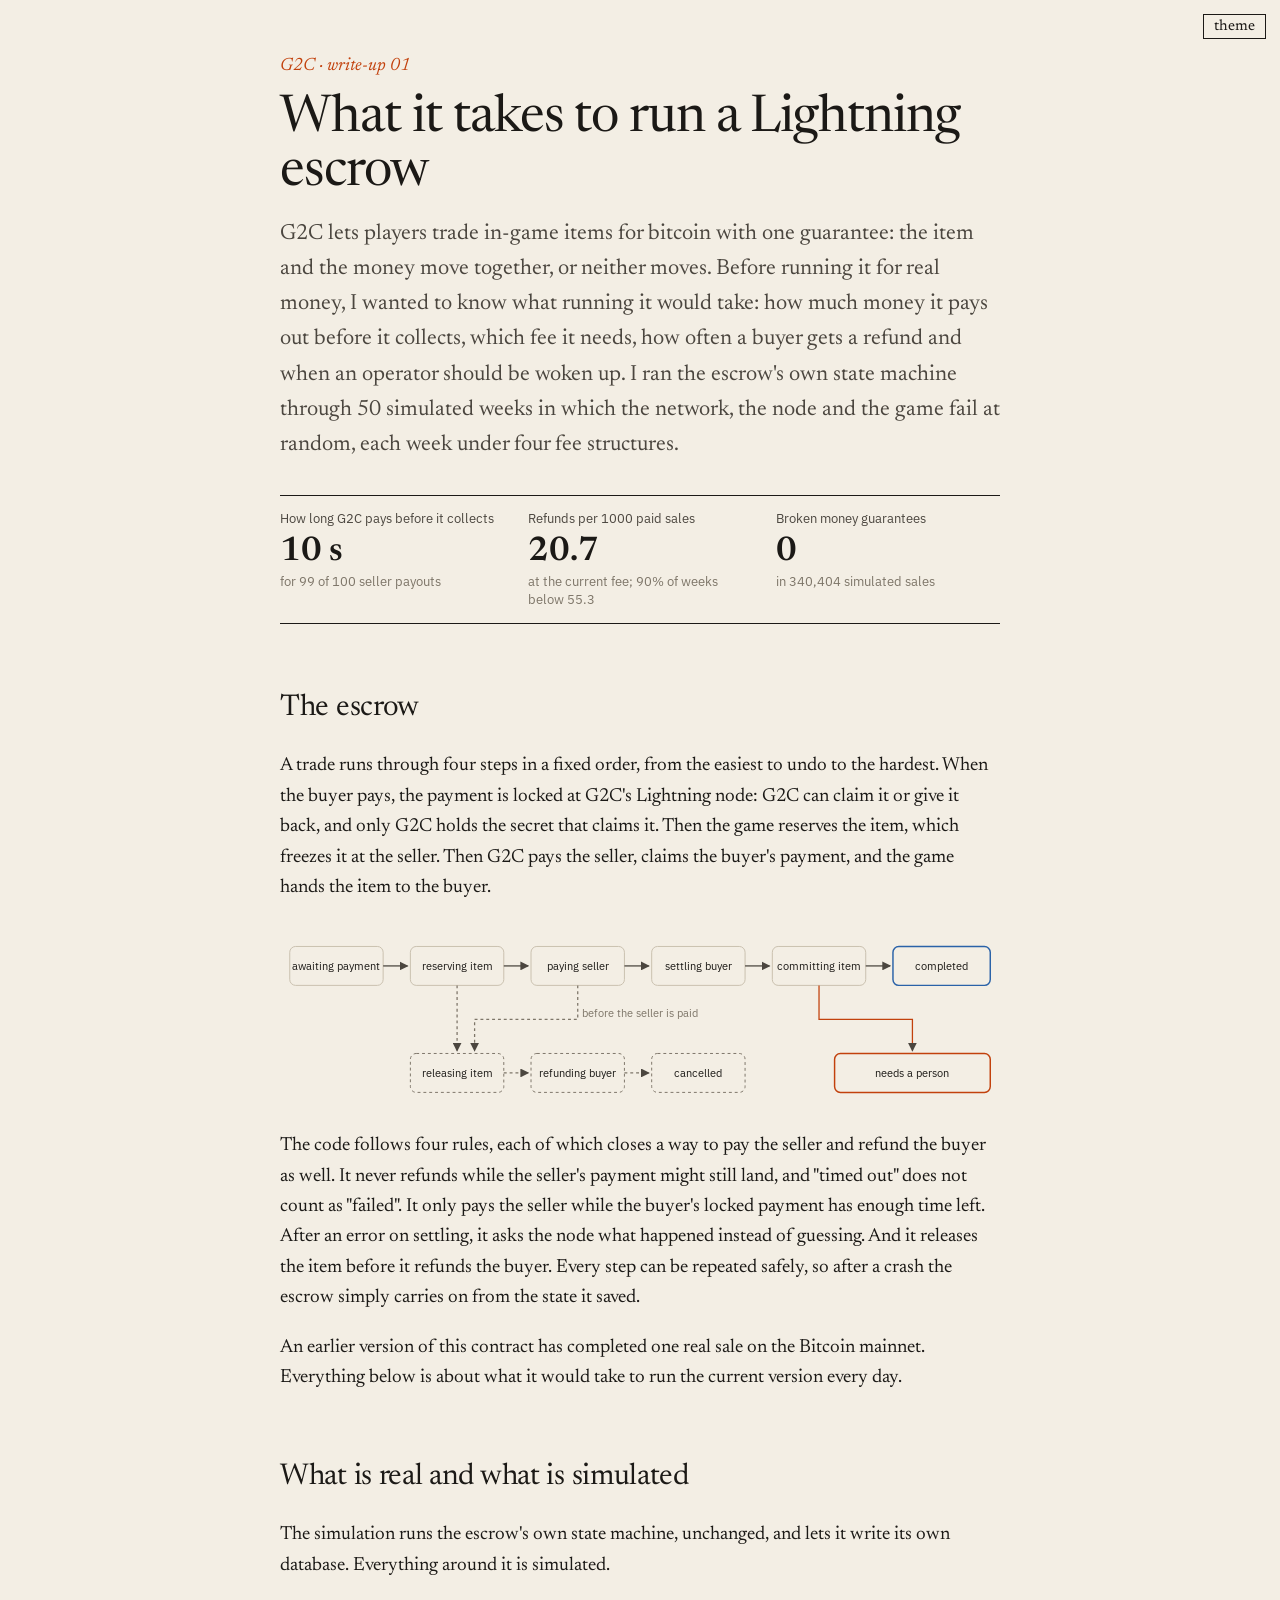
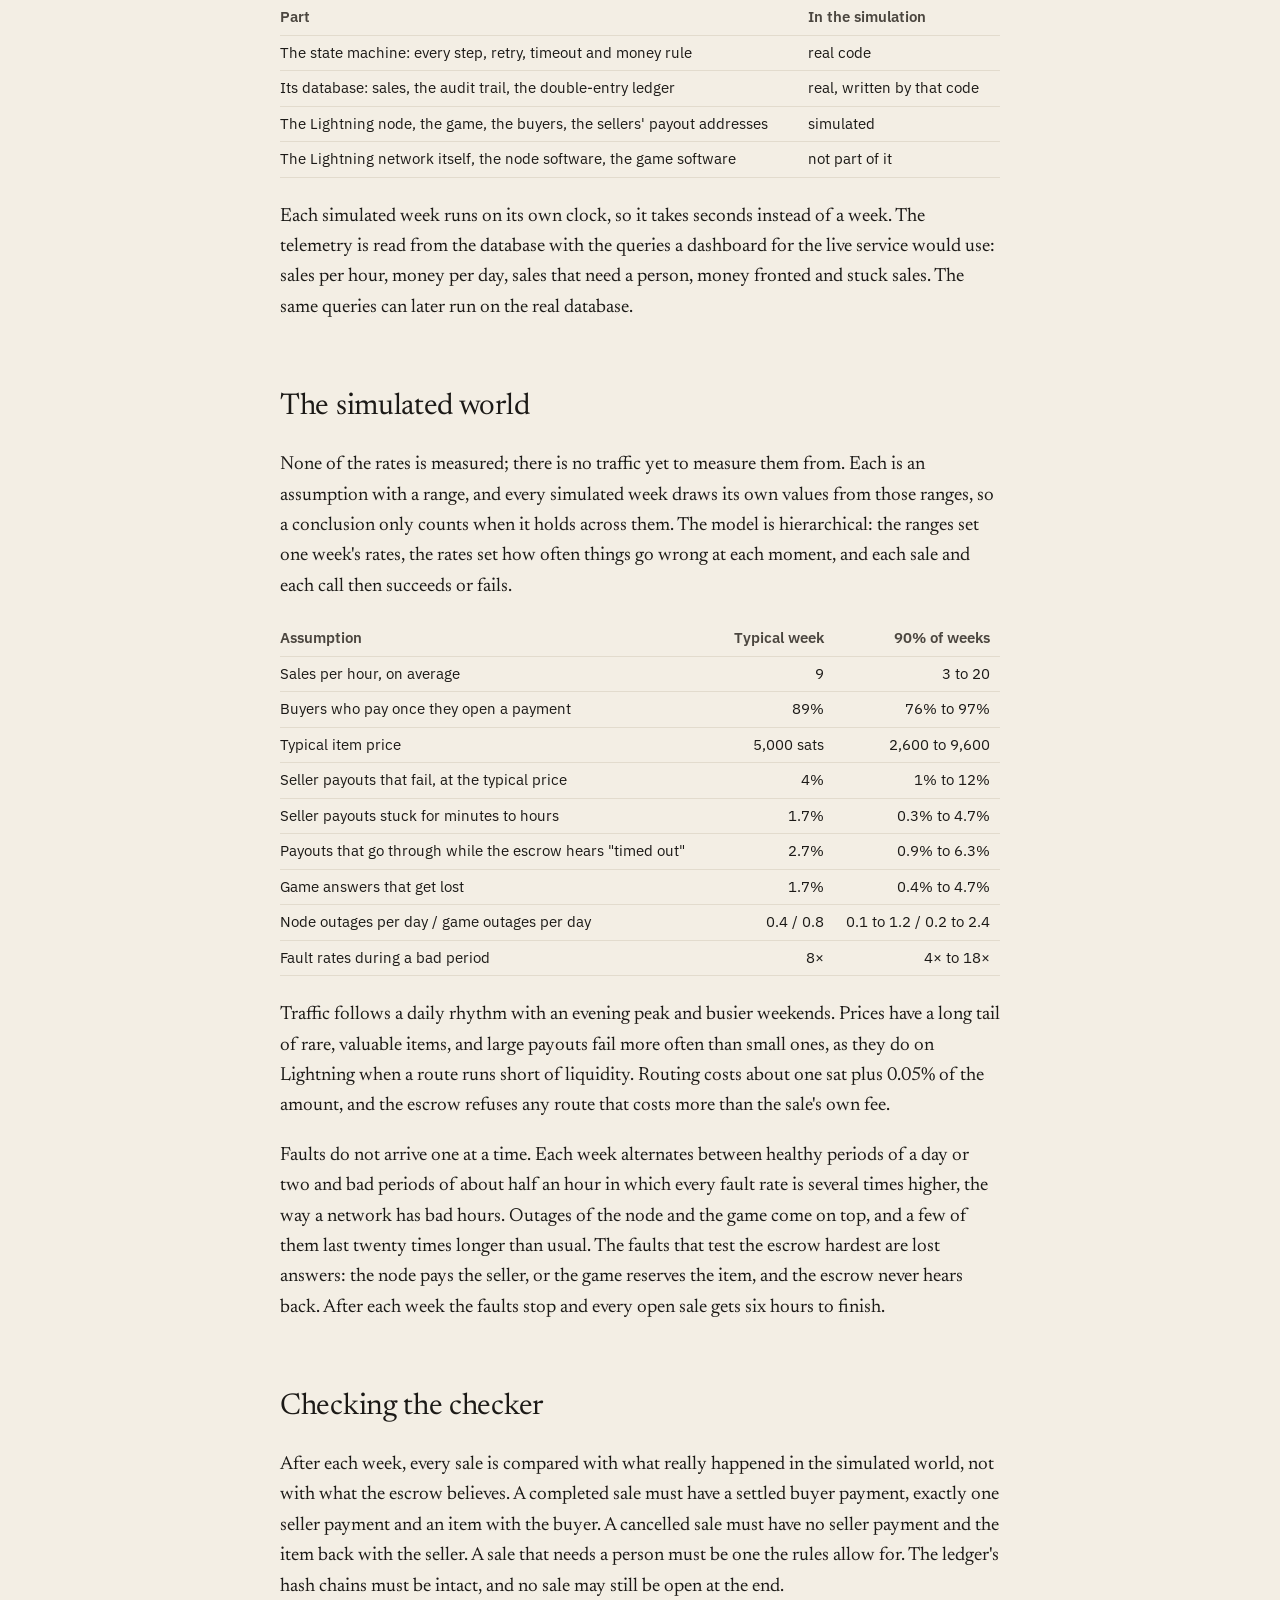
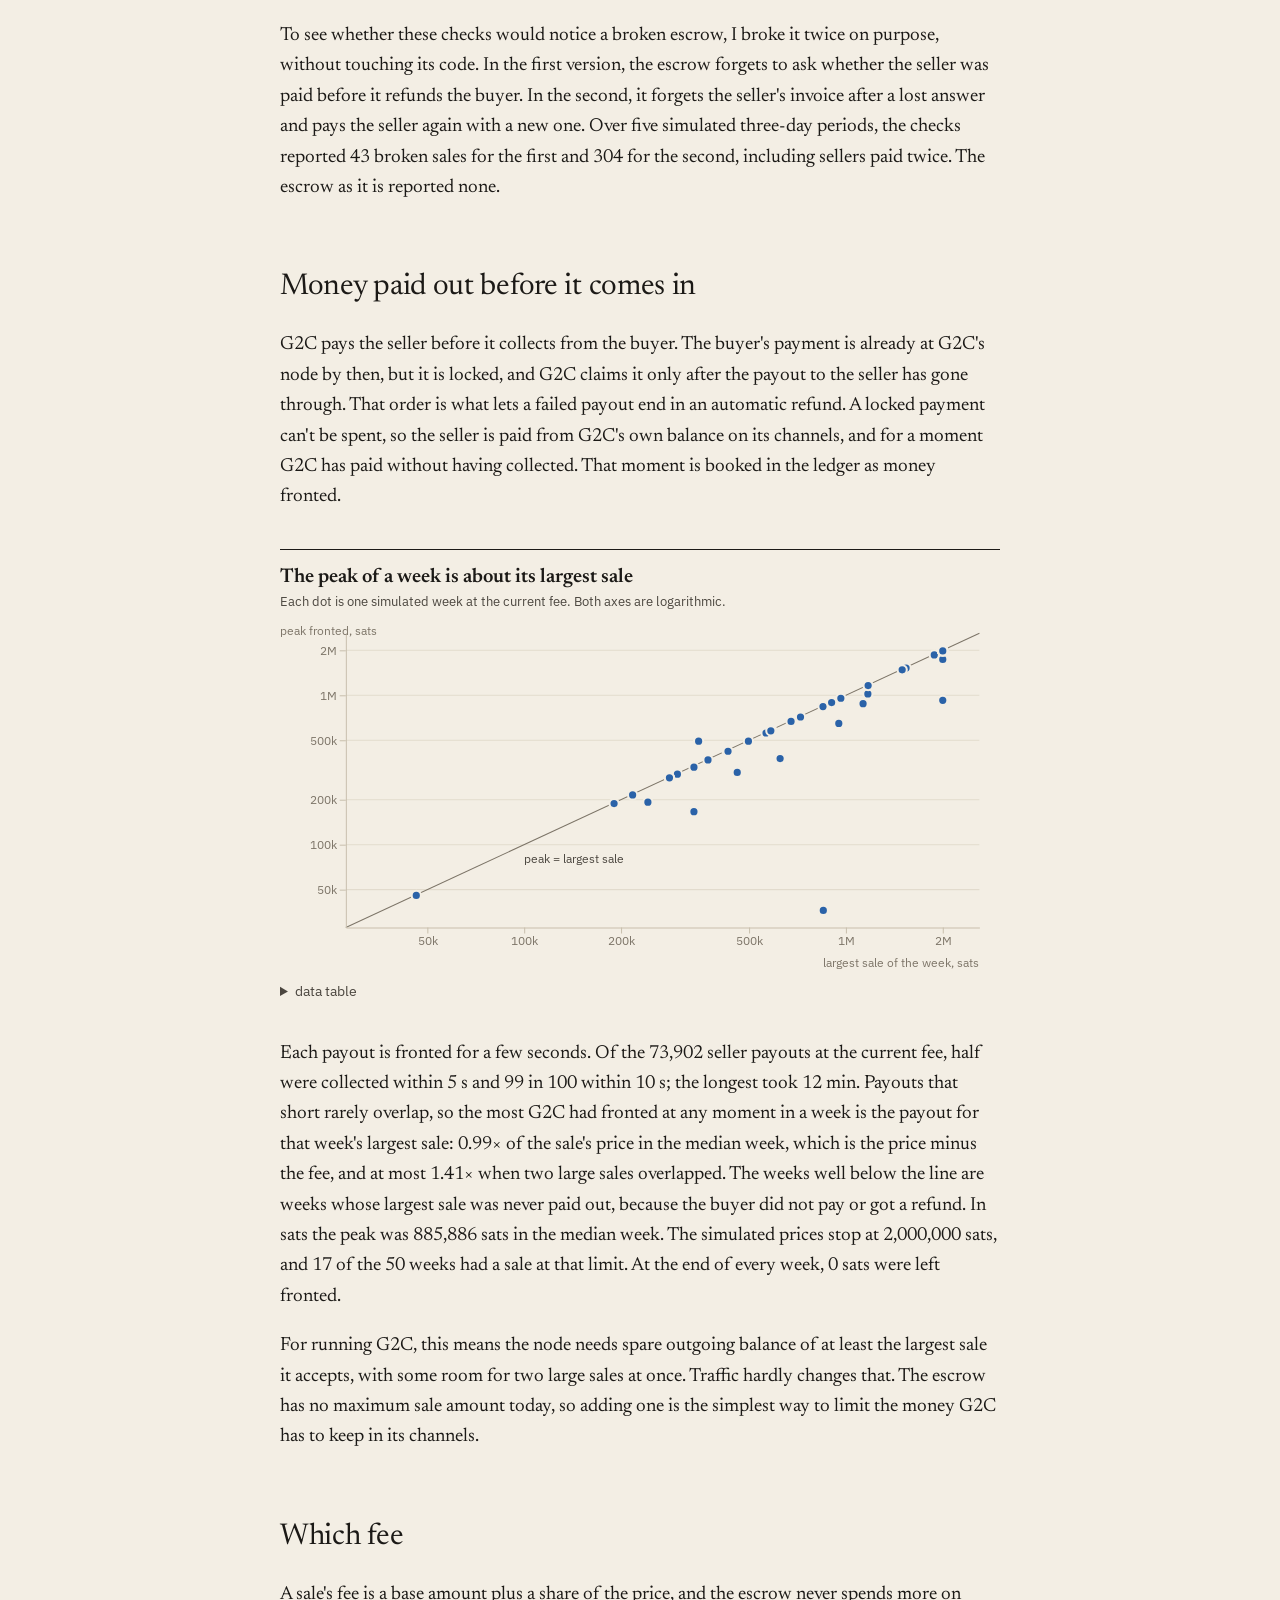
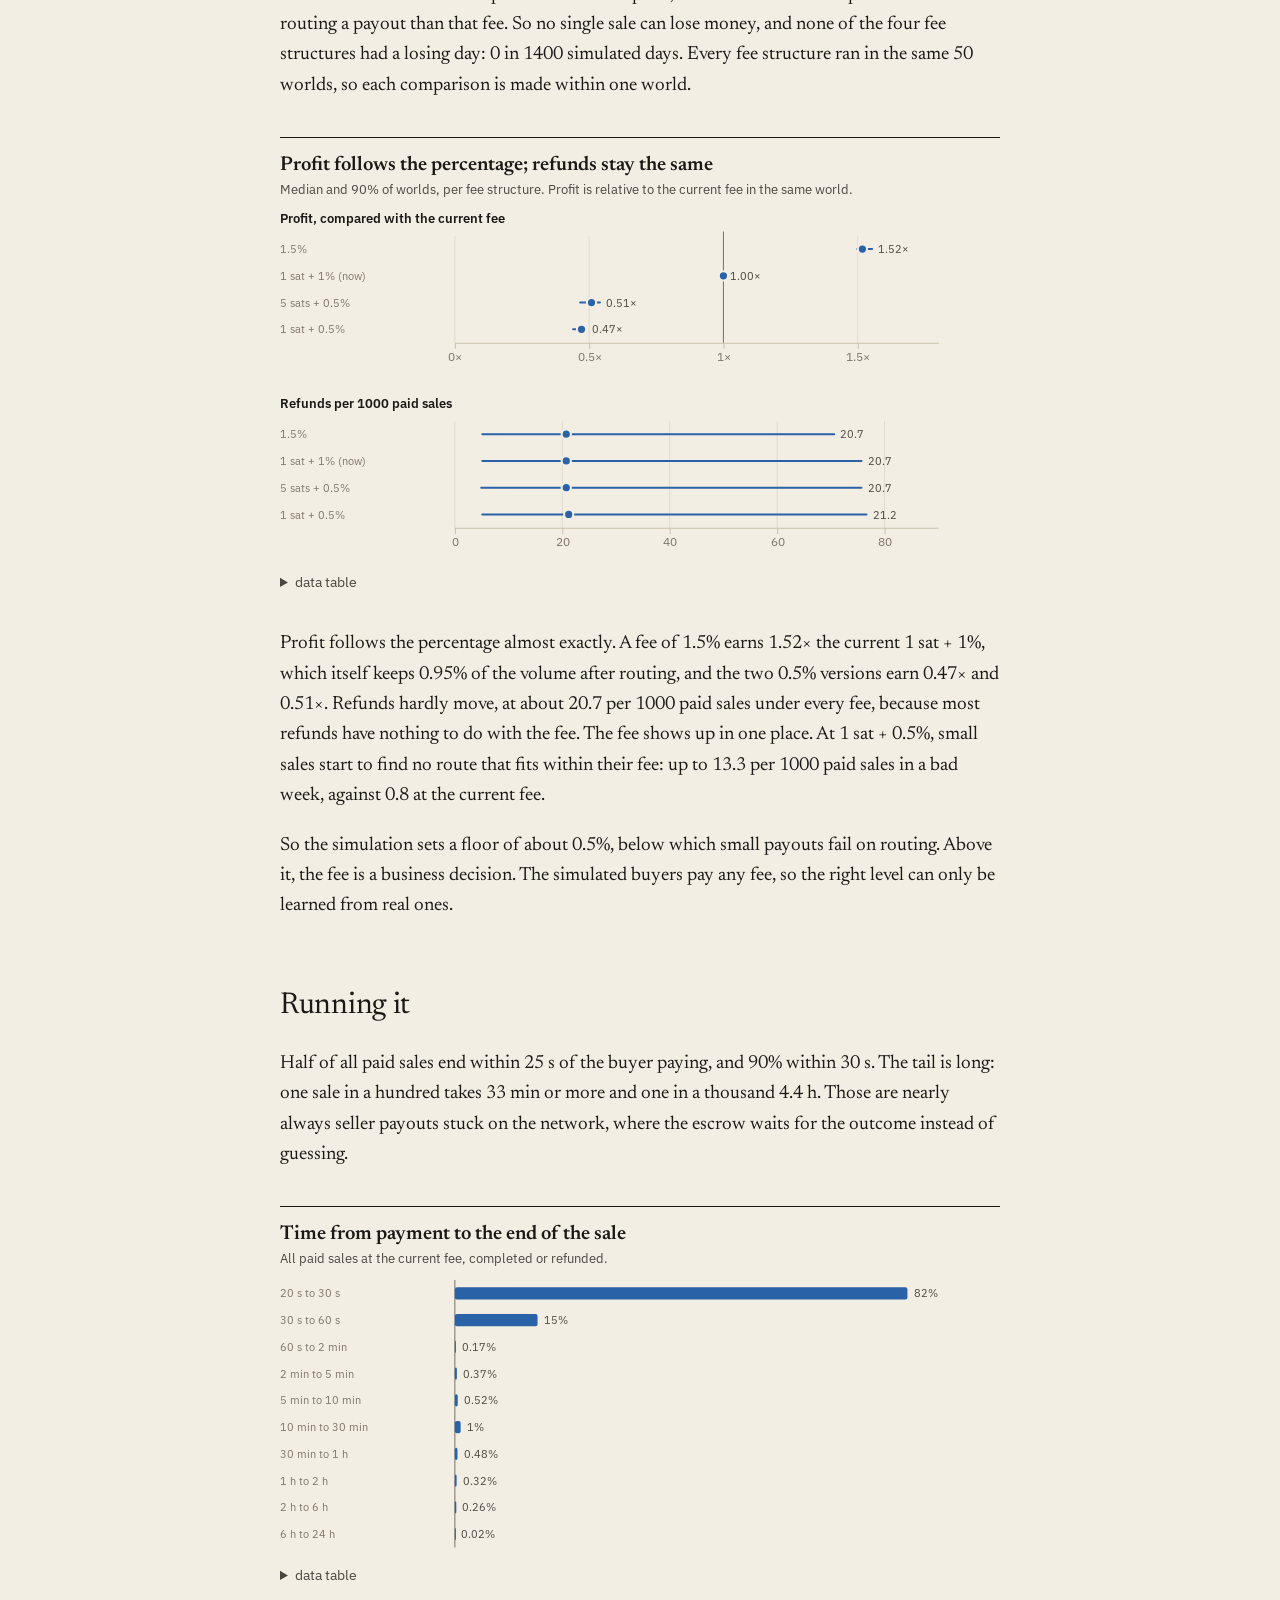
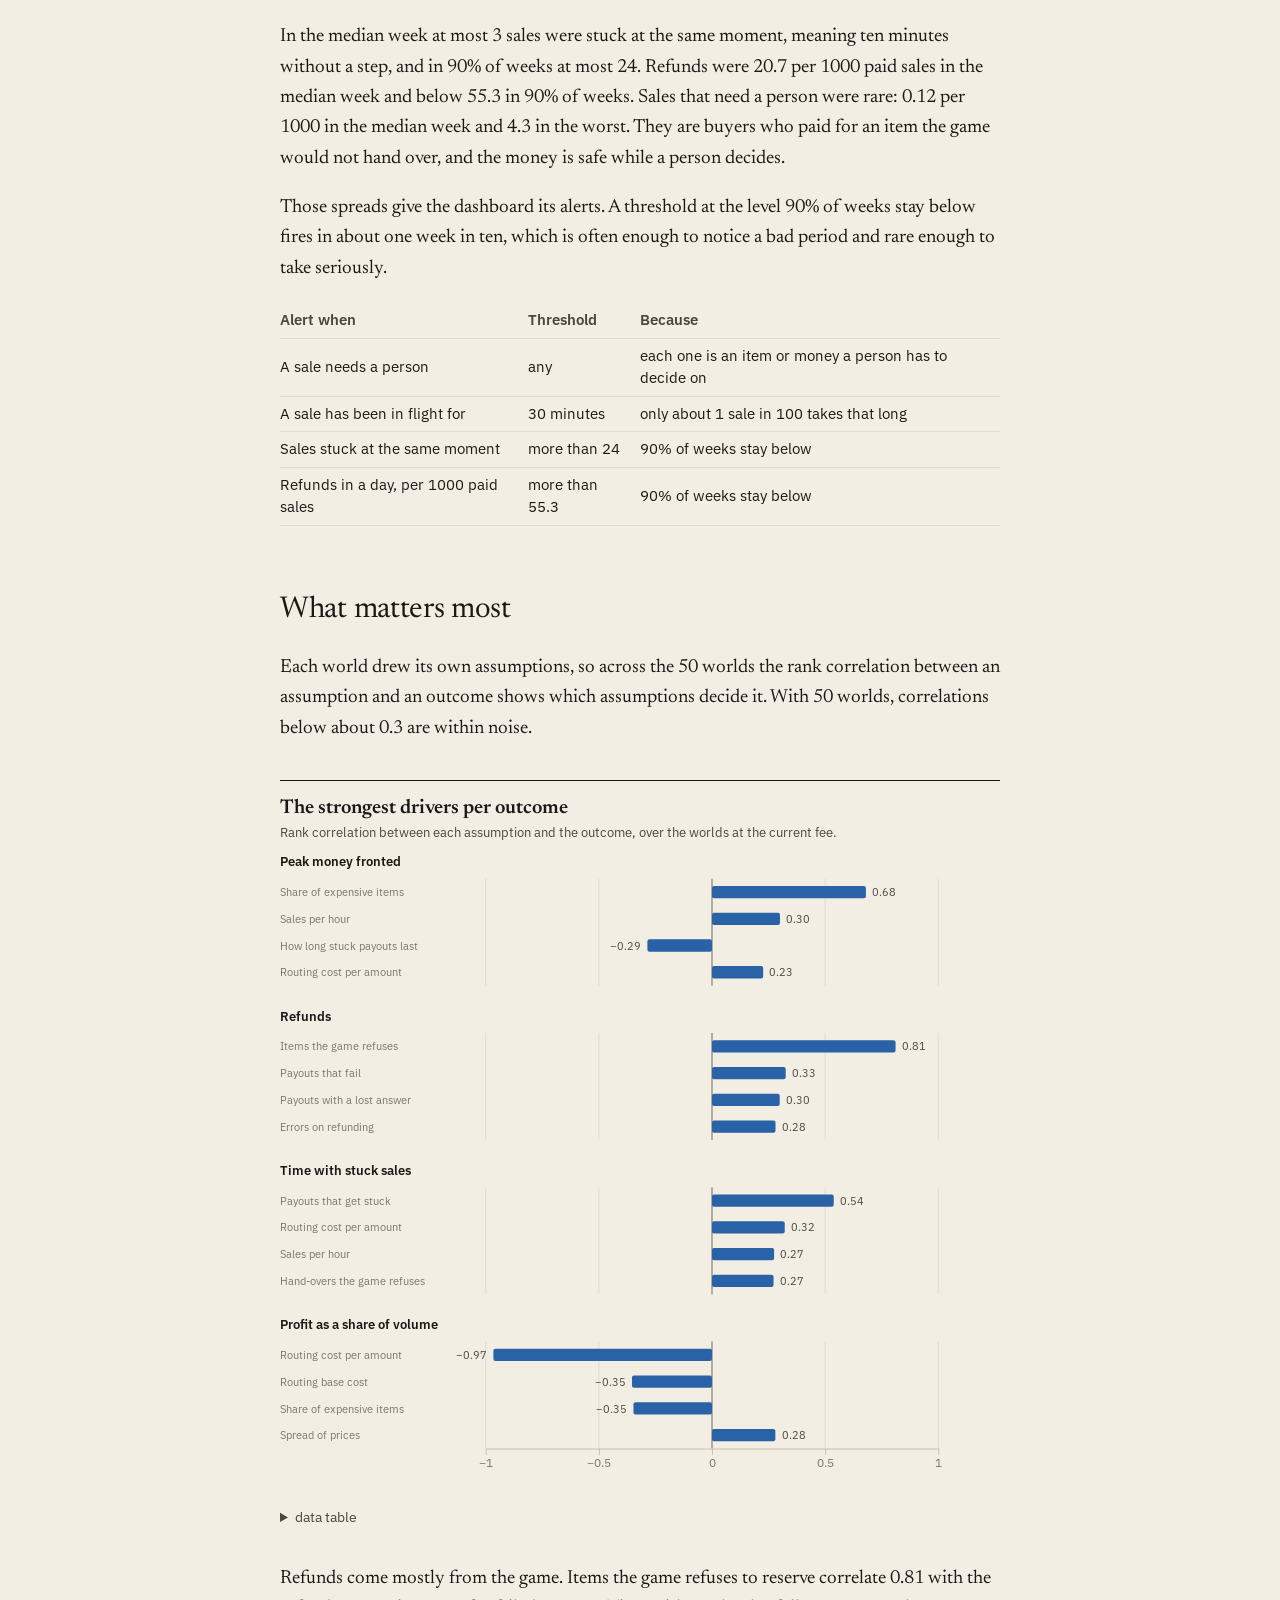
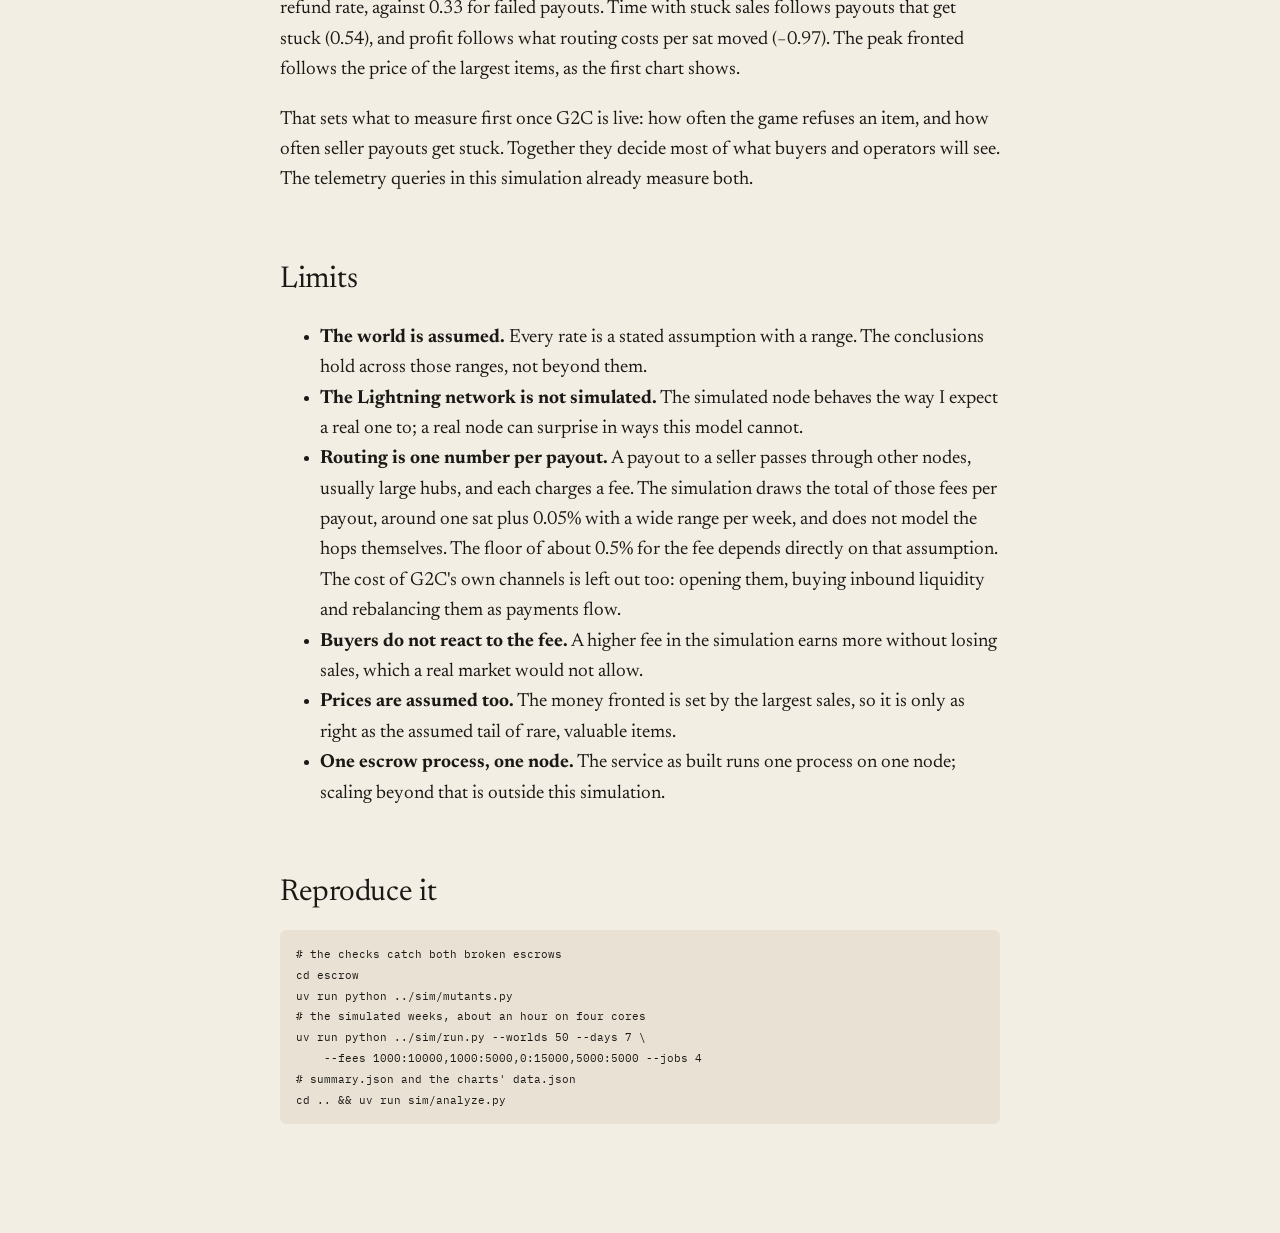
<file: sim/writeup/index.html>
<!doctype html>
<html lang="en">
<head>
  <meta charset="utf-8">
  <meta name="viewport" content="width=device-width, initial-scale=1">
  <title>Running a Lightning Escrow</title>
  <meta name="description" content="What it takes to run G2C, an escrow that settles in-game item trades over Lightning: money fronted, fees, refunds and alerts, from the real state machine in simulated worlds.">
  <link rel="stylesheet" href="style.css">
  <link rel="stylesheet" href="extra.css">
</head>
<body>
<button id="theme" type="button" aria-label="Toggle light or dark theme">theme</button>
<main>
  <div class="kicker">G2C · write-up 01</div>
  <h1>What it takes to run a Lightning escrow</h1>
  <p class="lede">G2C lets players trade in-game items for bitcoin with one guarantee: the item and the money move together, or neither moves. Before running it for real money, I wanted to know what running it would take: how much money it pays out before it collects, which fee it needs, how often a buyer gets a refund and when an operator should be woken up. I ran the escrow's own state machine through <span data-fill="worlds">–</span> simulated weeks in which the network, the node and the game fail at random, each week under four fee structures.</p>

  <div class="tiles">
    <!-- filled from the results: money fronted, fee trade-off, alert threshold -->
    <div class="tile">
      <div class="label">How long G2C pays before it collects</div>
      <div class="value"><span data-fill="fronted-s-p99">–</span> s</div>
      <div class="note">for 99 of 100 seller payouts</div>
    </div>
    <div class="tile">
      <div class="label">Refunds per 1000 paid sales</div>
      <div class="value"><span data-fill="refunds-p50">–</span></div>
      <div class="note">at the current fee; 90% of weeks below <span data-fill="refunds-p90">–</span></div>
    </div>
    <div class="tile">
      <div class="label">Broken money guarantees</div>
      <div class="value"><span data-fill="problems">–</span></div>
      <div class="note">in <span data-fill="sales-total">–</span> simulated sales</div>
    </div>
  </div>

  <h2>The escrow</h2>
  <p>A trade runs through four steps in a fixed order, from the easiest to undo to the hardest. When the buyer pays, the payment is locked at G2C's Lightning node: G2C can claim it or give it back, and only G2C holds the secret that claims it. Then the game reserves the item, which freezes it at the seller. Then G2C pays the seller, claims the buyer's payment, and the game hands the item to the buyer.</p>
  <svg class="flow-diagram" viewBox="-10 0 740 190" role="img" aria-labelledby="flow-title">
    <title id="flow-title">The sale's states. The main path runs from waiting for payment, through payment held, reserving the item, paying the seller and settling, to committing the item and completed. Before the seller is paid, any failure leads to releasing the item, cancelling the payment and cancelled. A game that refuses to deliver a paid item leads to a state that needs a person.</title>
    <defs><marker id="arr" viewBox="0 0 8 8" refX="7" refY="4" markerWidth="7" markerHeight="7" orient="auto"><path d="M0 0 8 4 0 8Z"/></marker></defs>
    <g class="step"><rect x="0" y="20" width="96" height="40" rx="6"/><text x="48" y="44">awaiting payment</text></g>
    <g class="step"><rect x="124" y="20" width="96" height="40" rx="6"/><text x="172" y="44">reserving item</text></g>
    <g class="step"><rect x="248" y="20" width="96" height="40" rx="6"/><text x="296" y="44">paying seller</text></g>
    <g class="step"><rect x="372" y="20" width="96" height="40" rx="6"/><text x="420" y="44">settling buyer</text></g>
    <g class="step"><rect x="496" y="20" width="96" height="40" rx="6"/><text x="544" y="44">committing item</text></g>
    <g class="step done"><rect x="620" y="20" width="100" height="40" rx="6"/><text x="670" y="44">completed</text></g>
    <g class="step back"><rect x="124" y="130" width="96" height="40" rx="6"/><text x="172" y="154">releasing item</text></g>
    <g class="step back"><rect x="248" y="130" width="96" height="40" rx="6"/><text x="296" y="154">refunding buyer</text></g>
    <g class="step back"><rect x="372" y="130" width="96" height="40" rx="6"/><text x="420" y="154">cancelled</text></g>
    <g class="step person"><rect x="560" y="130" width="160" height="40" rx="6"/><text x="640" y="154">needs a person</text></g>
    <path class="arrow" d="M96 40H121"/><path class="arrow" d="M220 40H245"/><path class="arrow" d="M344 40H369"/>
    <path class="arrow" d="M468 40H493"/><path class="arrow" d="M592 40H617"/>
    <path class="arrow back" d="M172 60V127"/><path class="arrow back" d="M296 60V95H190V127"/>
    <path class="arrow back" d="M220 150H245"/><path class="arrow back" d="M344 150H369"/>
    <path class="arrow person" d="M544 60V95H640V127"/>
    <text class="note" x="300" y="92">before the seller is paid</text>
  </svg>
  <p>The code follows four rules, each of which closes a way to pay the seller and refund the buyer as well. It never refunds while the seller's payment might still land, and "timed out" does not count as "failed". It only pays the seller while the buyer's locked payment has enough time left. After an error on settling, it asks the node what happened instead of guessing. And it releases the item before it refunds the buyer. Every step can be repeated safely, so after a crash the escrow simply carries on from the state it saved.</p>
  <p>An earlier version of this contract has completed one real sale on the Bitcoin mainnet. Everything below is about what it would take to run the current version every day.</p>

  <h2>What is real and what is simulated</h2>
  <p>The simulation runs the escrow's own state machine, unchanged, and lets it write its own database. Everything around it is simulated.</p>
  <table class="plain">
    <thead><tr><th>Part</th><th>In the simulation</th></tr></thead>
    <tbody>
      <tr><td>The state machine: every step, retry, timeout and money rule</td><td>real code</td></tr>
      <tr><td>Its database: sales, the audit trail, the double-entry ledger</td><td>real, written by that code</td></tr>
      <tr><td>The Lightning node, the game, the buyers, the sellers' payout addresses</td><td>simulated</td></tr>
      <tr><td>The Lightning network itself, the node software, the game software</td><td>not part of it</td></tr>
    </tbody>
  </table>
  <p>Each simulated week runs on its own clock, so it takes seconds instead of a week. The telemetry is read from the database with the queries a dashboard for the live service would use: sales per hour, money per day, sales that need a person, money fronted and stuck sales. The same queries can later run on the real database.</p>

  <h2>The simulated world</h2>
  <p>None of the rates is measured; there is no traffic yet to measure them from. Each is an assumption with a range, and every simulated week draws its own values from those ranges, so a conclusion only counts when it holds across them. The model is hierarchical: the ranges set one week's rates, the rates set how often things go wrong at each moment, and each sale and each call then succeeds or fails.</p>
  <table class="plain priors">
    <thead><tr><th>Assumption</th><th>Typical week</th><th>90% of weeks</th></tr></thead>
    <tbody>
      <tr><td>Sales per hour, on average</td><td>9</td><td>3 to 20</td></tr>
      <tr><td>Buyers who pay once they open a payment</td><td>89%</td><td>76% to 97%</td></tr>
      <tr><td>Typical item price</td><td>5,000 sats</td><td>2,600 to 9,600</td></tr>
      <tr><td>Seller payouts that fail, at the typical price</td><td>4%</td><td>1% to 12%</td></tr>
      <tr><td>Seller payouts stuck for minutes to hours</td><td>1.7%</td><td>0.3% to 4.7%</td></tr>
      <tr><td>Payouts that go through while the escrow hears "timed out"</td><td>2.7%</td><td>0.9% to 6.3%</td></tr>
      <tr><td>Game answers that get lost</td><td>1.7%</td><td>0.4% to 4.7%</td></tr>
      <tr><td>Node outages per day / game outages per day</td><td>0.4 / 0.8</td><td>0.1 to 1.2 / 0.2 to 2.4</td></tr>
      <tr><td>Fault rates during a bad period</td><td>8×</td><td>4× to 18×</td></tr>
    </tbody>
  </table>
  <p>Traffic follows a daily rhythm with an evening peak and busier weekends. Prices have a long tail of rare, valuable items, and large payouts fail more often than small ones, as they do on Lightning when a route runs short of liquidity. Routing costs about one sat plus 0.05% of the amount, and the escrow refuses any route that costs more than the sale's own fee.</p>
  <p>Faults do not arrive one at a time. Each week alternates between healthy periods of a day or two and bad periods of about half an hour in which every fault rate is several times higher, the way a network has bad hours. Outages of the node and the game come on top, and a few of them last twenty times longer than usual. The faults that test the escrow hardest are lost answers: the node pays the seller, or the game reserves the item, and the escrow never hears back. After each week the faults stop and every open sale gets six hours to finish.</p>

  <h2>Checking the checker</h2>
  <p>After each week, every sale is compared with what really happened in the simulated world, not with what the escrow believes. A completed sale must have a settled buyer payment, exactly one seller payment and an item with the buyer. A cancelled sale must have no seller payment and the item back with the seller. A sale that needs a person must be one the rules allow for. The ledger's hash chains must be intact, and no sale may still be open at the end.</p>
  <p>To see whether these checks would notice a broken escrow, I broke it twice on purpose, without touching its code. In the first version, the escrow forgets to ask whether the seller was paid before it refunds the buyer. In the second, it forgets the seller's invoice after a lost answer and pays the seller again with a new one. Over five simulated three-day periods, the checks reported <span data-fill="mutant-1">43</span> broken sales for the first and <span data-fill="mutant-2">304</span> for the second, including sellers paid twice. The escrow as it is reported none.</p>

  <h2>Money paid out before it comes in</h2>
  <p>G2C pays the seller before it collects from the buyer. The buyer's payment is already at G2C's node by then, but it is locked, and G2C claims it only after the payout to the seller has gone through. That order is what lets a failed payout end in an automatic refund. A locked payment can't be spent, so the seller is paid from G2C's own balance on its channels, and for a moment G2C has paid without having collected. That moment is booked in the ledger as money fronted.</p>
  <figure>
    <h4>The peak of a week is about its largest sale</h4>
    <p class="sub">Each dot is one simulated week at the current fee. Both axes are logarithmic.</p>
    <div class="chart" id="chart-fronted"></div>
  </figure>
  <p>Each payout is fronted for a few seconds. Of the <span data-fill="fronted-payments">–</span> seller payouts at the current fee, half were collected within <span data-fill="fronted-s-p50">–</span> s and 99 in 100 within <span data-fill="fronted-s-p99">–</span> s; the longest took <span data-fill="fronted-s-max">–</span>. Payouts that short rarely overlap, so the most G2C had fronted at any moment in a week is the payout for that week's largest sale: <span data-fill="fronted-over-largest-p50">–</span> of the sale's price in the median week, which is the price minus the fee, and at most <span data-fill="fronted-over-largest-max">–</span> when two large sales overlapped. The weeks well below the line are weeks whose largest sale was never paid out, because the buyer did not pay or got a refund. In sats the peak was <span data-fill="fronted-peak-p50">–</span> in the median week. The simulated prices stop at 2,000,000 sats, and <span data-fill="weeks-at-cap">–</span> of the <span data-fill="worlds">–</span> weeks had a sale at that limit. At the end of every week, <span data-fill="fronted-end">–</span> sats were left fronted.</p>
  <p>For running G2C, this means the node needs spare outgoing balance of at least the largest sale it accepts, with some room for two large sales at once. Traffic hardly changes that. The escrow has no maximum sale amount today, so adding one is the simplest way to limit the money G2C has to keep in its channels.</p>

  <h2>Which fee</h2>
  <p>A sale's fee is a base amount plus a share of the price, and the escrow never spends more on routing a payout than that fee. So no single sale can lose money, and none of the four fee structures had a losing day: <span data-fill="losing-days">–</span> in <span data-fill="fee-days">–</span> simulated days. Every fee structure ran in the same <span data-fill="worlds">–</span> worlds, so each comparison is made within one world.</p>
  <figure>
    <h4>Profit follows the percentage; refunds stay the same</h4>
    <p class="sub">Median and 90% of worlds, per fee structure. Profit is relative to the current fee in the same world.</p>
    <div class="chart" id="chart-fees"></div>
  </figure>
  <p>Profit follows the percentage almost exactly. A fee of 1.5% earns <span data-fill="profit-15">–</span> the current 1 sat + 1%, which itself keeps <span data-fill="profit-share-now">–</span> of the volume after routing, and the two 0.5% versions earn <span data-fill="profit-05">–</span> and <span data-fill="profit-5-05">–</span>. Refunds hardly move, at about <span data-fill="refunds-p50">–</span> per 1000 paid sales under every fee, because most refunds have nothing to do with the fee. The fee shows up in one place. At 1 sat + 0.5%, small sales start to find no route that fits within their fee: up to <span data-fill="no-route-05-p95">–</span> per 1000 paid sales in a bad week, against <span data-fill="no-route-now-p95">–</span> at the current fee.</p>
  <p>So the simulation sets a floor of about 0.5%, below which small payouts fail on routing. Above it, the fee is a business decision. The simulated buyers pay any fee, so the right level can only be learned from real ones.</p>

  <h2>Running it</h2>
  <p>Half of all paid sales end within <span data-fill="flight-p50">–</span> s of the buyer paying, and 90% within <span data-fill="flight-p90">–</span> s. The tail is long: one sale in a hundred takes <span data-fill="flight-p99">–</span> or more and one in a thousand <span data-fill="flight-p999">–</span>. Those are nearly always seller payouts stuck on the network, where the escrow waits for the outcome instead of guessing.</p>
  <figure>
    <h4>Time from payment to the end of the sale</h4>
    <p class="sub">All paid sales at the current fee, completed or refunded.</p>
    <div class="chart" id="chart-flight"></div>
  </figure>
  <p>In the median week at most <span data-fill="stuck-p50">–</span> sales were stuck at the same moment, meaning ten minutes without a step, and in 90% of weeks at most <span data-fill="stuck-p90">–</span>. Refunds were <span data-fill="refunds-p50">–</span> per 1000 paid sales in the median week and below <span data-fill="refunds-p90">–</span> in 90% of weeks. Sales that need a person were rare: <span data-fill="attention-p50">–</span> per 1000 in the median week and <span data-fill="attention-p99">–</span> in the worst. They are buyers who paid for an item the game would not hand over, and the money is safe while a person decides.</p>
  <p>Those spreads give the dashboard its alerts. A threshold at the level 90% of weeks stay below fires in about one week in ten, which is often enough to notice a bad period and rare enough to take seriously.</p>
  <table class="plain">
    <thead><tr><th>Alert when</th><th>Threshold</th><th>Because</th></tr></thead>
    <tbody>
      <tr><td>A sale needs a person</td><td>any</td><td>each one is an item or money a person has to decide on</td></tr>
      <tr><td>A sale has been in flight for</td><td>30 minutes</td><td>only about 1 sale in 100 takes that long</td></tr>
      <tr><td>Sales stuck at the same moment</td><td>more than <span data-fill="stuck-p90">–</span></td><td>90% of weeks stay below</td></tr>
      <tr><td>Refunds in a day, per 1000 paid sales</td><td>more than <span data-fill="refunds-p90">–</span></td><td>90% of weeks stay below</td></tr>
    </tbody>
  </table>

  <h2>What matters most</h2>
  <p>Each world drew its own assumptions, so across the <span data-fill="worlds">–</span> worlds the rank correlation between an assumption and an outcome shows which assumptions decide it. With 50 worlds, correlations below about 0.3 are within noise.</p>
  <figure>
    <h4>The strongest drivers per outcome</h4>
    <p class="sub">Rank correlation between each assumption and the outcome, over the worlds at the current fee.</p>
    <div class="chart" id="chart-drivers"></div>
  </figure>
  <p>Refunds come mostly from the game. Items the game refuses to reserve correlate <span data-fill="rho-reserve">–</span> with the refund rate, against <span data-fill="rho-payout-fail">–</span> for failed payouts. Time with stuck sales follows payouts that get stuck (<span data-fill="rho-stuck">–</span>), and profit follows what routing costs per sat moved (<span data-fill="rho-ppm">–</span>). The peak fronted follows the price of the largest items, as the first chart shows.</p>
  <p>That sets what to measure first once G2C is live: how often the game refuses an item, and how often seller payouts get stuck. Together they decide most of what buyers and operators will see. The telemetry queries in this simulation already measure both.</p>

  <h2>Limits</h2>
  <ul>
    <li><strong>The world is assumed.</strong> Every rate is a stated assumption with a range. The conclusions hold across those ranges, not beyond them.</li>
    <li><strong>The Lightning network is not simulated.</strong> The simulated node behaves the way I expect a real one to; a real node can surprise in ways this model cannot.</li>
    <li><strong>Routing is one number per payout.</strong> A payout to a seller passes through other nodes, usually large hubs, and each charges a fee. The simulation draws the total of those fees per payout, around one sat plus 0.05% with a wide range per week, and does not model the hops themselves. The floor of about 0.5% for the fee depends directly on that assumption. The cost of G2C's own channels is left out too: opening them, buying inbound liquidity and rebalancing them as payments flow.</li>
    <li><strong>Buyers do not react to the fee.</strong> A higher fee in the simulation earns more without losing sales, which a real market would not allow.</li>
    <li><strong>Prices are assumed too.</strong> The money fronted is set by the largest sales, so it is only as right as the assumed tail of rare, valuable items.</li>
    <li><strong>One escrow process, one node.</strong> The service as built runs one process on one node; scaling beyond that is outside this simulation.</li>
  </ul>

  <h2>Reproduce it</h2>
<pre><code># the checks catch both broken escrows
cd escrow
uv run python ../sim/mutants.py
# the simulated weeks, about an hour on four cores
uv run python ../sim/run.py --worlds 50 --days 7 \
    --fees 1000:10000,1000:5000,0:15000,5000:5000 --jobs 4
# summary.json and the charts' data.json
cd .. && uv run sim/analyze.py</code></pre>
</main>
<script src="vendor/d3.min.js"></script>
<script src="charts.js"></script>
</body>
</html>
</file>
<file: sim/writeup/style.css>
/* FIPS Lab write-ups: editorial light theme, warm charcoal dark theme.
   Chart colours validated with the dataviz palette checks:
   light #2a62a8 / #c2410c on #f3eee4, dark #548fdc / #c4851e on #1b1a18.
   Fonts are self-hosted from ../fonts (SIL Open Font License). */

@import url("fonts/fonts.css");

:root {
  color-scheme: light;
  --page: #f3eee4;
  --surface: #f3eee4;
  --text: #1b1916;
  --text-2: #4b463f;
  --muted: #7d7568;
  --grid: #e2dbcd;
  --axis: #c9c0ae;
  --border: rgba(27, 25, 22, 0.2);
  --rule: #1b1916;
  --series: #2a62a8;
  --stuck: #c2410c;
  --accent: #c2410c;
  --link: #2a62a8;
  --code-bg: #e9e2d4;
  --serif: "Newsreader", Georgia, "Times New Roman", serif;
  --sans: "IBM Plex Sans", system-ui, sans-serif;
  --mono: "IBM Plex Mono", ui-monospace, SFMono-Regular, Menlo, Consolas, monospace;
}

@media (prefers-color-scheme: dark) {
  :root:not([data-theme="light"]) {
    color-scheme: dark;
    --page: #1b1a18;
    --surface: #1b1a18;
    --text: #efe9df;
    --text-2: #c2baac;
    --muted: #8b8478;
    --grid: #2c2a26;
    --axis: #4a463f;
    --border: rgba(239, 233, 223, 0.16);
    --rule: #efe9df;
    --series: #548fdc;
    --stuck: #c4851e;
    --accent: #e2a33b;
    --link: #e2a33b;
    --code-bg: #24221f;
  }
}

:root[data-theme="dark"] {
  color-scheme: dark;
  --page: #1b1a18;
  --surface: #1b1a18;
  --text: #efe9df;
  --text-2: #c2baac;
  --muted: #8b8478;
  --grid: #2c2a26;
  --axis: #4a463f;
  --border: rgba(239, 233, 223, 0.16);
  --rule: #efe9df;
  --series: #548fdc;
  --stuck: #c4851e;
  --accent: #e2a33b;
  --link: #e2a33b;
  --code-bg: #24221f;
}

* { box-sizing: border-box; }

body {
  margin: 0;
  background: var(--page);
  color: var(--text);
  font: 19px/1.6 var(--serif);
  -webkit-font-smoothing: antialiased;
}

main { max-width: 760px; margin: 0 auto; padding: 56px 20px 96px; }

.kicker {
  font: italic 400 18px/1.2 var(--serif);
  color: var(--accent);
}
.kicker a { color: inherit; }

h1 { font-size: 52px; font-weight: 400; line-height: 1.05; margin: 14px 0 16px; letter-spacing: -0.02em; }
.lede { font-size: 22px; color: var(--text-2); margin: 0 0 32px; }
h2 { font-size: 30px; font-weight: 400; margin: 60px 0 10px; letter-spacing: -0.01em; }
h3 { font-size: 20px; font-weight: 600; margin: 28px 0 4px; }
p, li { color: var(--text); }
a { color: var(--link); text-underline-offset: 3px; }
code { font: 0.86em var(--mono); background: var(--code-bg); padding: 1px 5px; border-radius: 4px; }
pre { font: 13px/1.6 var(--mono); background: var(--code-bg); padding: 14px 16px; border-radius: 6px; overflow-x: auto; }
pre code { background: none; padding: 0; }
.dim { color: var(--muted); }

#theme {
  position: fixed; top: 14px; right: 14px;
  font: 15px var(--serif); color: var(--text);
  background: var(--page); border: 1px solid var(--rule); border-radius: 0;
  padding: 4px 10px; cursor: pointer;
}

/* Stat tiles */
.tiles { display: grid; grid-template-columns: repeat(auto-fit, minmax(180px, 1fr)); gap: 12px; margin: 28px 0; }
.tiles { gap: 0 24px; border-top: 1px solid var(--rule); border-bottom: 1px solid var(--rule); }
.tile { padding: 14px 0; }
.tile .label { font: 13px/1.4 var(--sans); color: var(--text-2); }
.tile .value { font-size: 34px; font-weight: 600; font-variant-numeric: lining-nums tabular-nums; line-height: 1.2; margin-top: 4px; }
.tile .note { font: 13px/1.4 var(--sans); color: var(--muted); }

/* Figures */
figure { margin: 36px 0; border-top: 1px solid var(--rule); padding: 14px 0 0; font-family: var(--sans); }
figure h4 { margin: 0; font: 600 20px/1.3 var(--serif); }
figure .sub { margin: 2px 0 10px; font-size: 13px; color: var(--text-2); }
figcaption { font: italic 15px/1.4 var(--serif); color: var(--muted); margin-top: 6px; }
.chart { position: relative; }
.chart svg { display: block; width: 100%; height: auto; overflow: visible; }

.grid line { stroke: var(--grid); stroke-width: 1; }
.axis path, .axis line { stroke: var(--axis); }
.axis text, .axis-label { fill: var(--muted); font: 12px var(--sans); font-variant-numeric: tabular-nums; }
.ref { stroke: var(--muted); stroke-width: 1; }
.ref-label { fill: var(--text-2); font: 12px var(--sans); }
.dot { fill: var(--series); stroke: var(--surface); stroke-width: 2; }
.dot.stuck { fill: var(--surface); stroke: var(--stuck); stroke-width: 2; }
.median { stroke: var(--text-2); stroke-width: 2; stroke-linecap: round; }
.bar { fill: var(--series); }
.bar.stuck { fill: var(--stuck); }
.tick-dead { stroke: var(--text); stroke-width: 2; stroke-linecap: round; }
.row-label { fill: var(--muted); font: 11px var(--sans); font-variant-numeric: tabular-nums; }
.value-label { fill: var(--text-2); font: 11px var(--sans); font-variant-numeric: tabular-nums; }
.hit { fill: transparent; cursor: default; }
.hit:hover + .dot, .hover { filter: brightness(1.25); }

.keys { display: flex; flex-wrap: wrap; gap: 16px; font-size: 13px; color: var(--text-2); margin: 0 0 6px; }
.keys span { display: inline-flex; align-items: center; gap: 6px; }
.key-dot { width: 9px; height: 9px; border-radius: 50%; background: var(--series); }
.key-ring { width: 9px; height: 9px; border-radius: 50%; border: 2px solid var(--stuck); }
.key-bar { width: 16px; height: 8px; border-radius: 0 3px 3px 0; background: var(--series); }
.key-bar.stuck { background: var(--stuck); }
.key-tick { width: 2px; height: 12px; background: var(--text); border-radius: 1px; }
.key-line { width: 16px; height: 0; border-top: 1px solid var(--muted); }

.tooltip {
  position: absolute; pointer-events: none; z-index: 5;
  background: var(--surface); border: 1px solid var(--rule); border-radius: 0;
  box-shadow: 0 6px 20px rgba(0, 0, 0, 0.18);
  padding: 7px 10px; font: 13px/1.45 var(--sans); line-height: 1.45; white-space: nowrap;
}
.tooltip strong { font-size: 15px; }
.tooltip .muted { color: var(--muted); }

details { margin-top: 8px; font-size: 14px; }
summary { cursor: pointer; color: var(--text-2); }
table { border-collapse: collapse; width: 100%; margin-top: 8px; font-variant-numeric: tabular-nums; }
th, td { text-align: right; padding: 3px 8px; border-bottom: 1px solid var(--grid); }
th:first-child, td:first-child { text-align: left; }
th { color: var(--text-2); font-weight: 600; }

/* Diagram */
.diagram { display: block; width: 100%; height: auto; margin: 6px 0 4px; }
.diagram .edge { stroke: var(--axis); stroke-width: 2; }
.diagram .edge-cut { stroke: var(--axis); stroke-width: 2; stroke-dasharray: 3 6; }
.diagram .cut-mark { fill: var(--stuck); font: 700 16px var(--sans); }
.diagram .node circle { fill: var(--surface); stroke: var(--text-2); stroke-width: 2; }
.diagram .node.stale circle { stroke: var(--stuck); stroke-width: 2.5; }
.diagram .node text { fill: var(--text); font: 600 15px var(--sans); text-anchor: middle; }
.diagram .flow { fill: none; stroke: var(--series); stroke-width: 2; }
.diagram .flow.loop { stroke: var(--stuck); }
.diagram .arrowhead { fill: var(--series); }
.diagram .arrowhead.loop { fill: var(--stuck); }
.diagram .d-label { fill: var(--text); font: 13px var(--sans); }
.diagram .d-note { fill: var(--muted); font: 12px var(--sans); }
.diagram .mono { font-weight: 600; }

.callout { border-left: 2px solid var(--accent); font-style: italic; padding: 2px 0 2px 16px; margin: 24px 0; color: var(--text-2); }

@media (max-width: 560px) {
  body { font-size: 16px; }
  h1 { font-size: 36px; }
  .lede { font-size: 18px; }
}
</file>
<file: sim/writeup/extra.css>
/* Additions for the g2c write-up. */

.flow-diagram { display: block; width: 100%; height: auto; margin: 24px 0 8px; }
.flow-diagram rect { fill: var(--surface); stroke: var(--axis); }
.flow-diagram .done rect { stroke: var(--series); stroke-width: 1.5; }
.flow-diagram .back rect { stroke: var(--muted); stroke-dasharray: 3 3; }
.flow-diagram .person rect { stroke: var(--stuck); stroke-width: 1.5; }
.flow-diagram text { font: 11.5px var(--sans); fill: var(--text); text-anchor: middle; }
.flow-diagram .note { fill: var(--muted); font-size: 11px; text-anchor: start; }
.flow-diagram .arrow { fill: none; stroke: var(--text-2); stroke-width: 1.3; marker-end: url(#arr); }
.flow-diagram .arrow.back { stroke: var(--muted); stroke-dasharray: 3 3; }
.flow-diagram .arrow.person { stroke: var(--stuck); }
.flow-diagram marker path { fill: var(--text-2); }

table.plain { font: 15px/1.5 var(--sans); margin: 16px 0 24px; }
table.plain td, table.plain th { text-align: left; padding: 6px 10px 6px 0; }
table.plain.priors td:not(:first-child), table.plain.priors th:not(:first-child) { text-align: right; white-space: nowrap; }

.panel-title { fill: var(--text); font: 600 13px var(--sans); }
.mark line { stroke: var(--series); stroke-width: 2; stroke-linecap: round; }
.mark circle { fill: var(--series); stroke: var(--surface); stroke-width: 2; }
.bar { fill: var(--series); }

@media print {
  @page { size: A4; margin: 16mm 14mm; }
  :root, :root[data-theme] { --page: #fff; --surface: #fff; --code-bg: #f1ede6; }
  * { -webkit-print-color-adjust: exact; print-color-adjust: exact; }
  #theme, details { display: none; }
  main { padding: 0; max-width: none; }
  body { font-size: 15px; }
  h1 { font-size: 40px; }
  .lede { font-size: 18px; }
  h2 { margin-top: 36px; break-after: avoid; }
  figure, table, .tiles, .flow-diagram, pre { break-inside: avoid; }
  .tooltip { display: none !important; }
}
</file>
